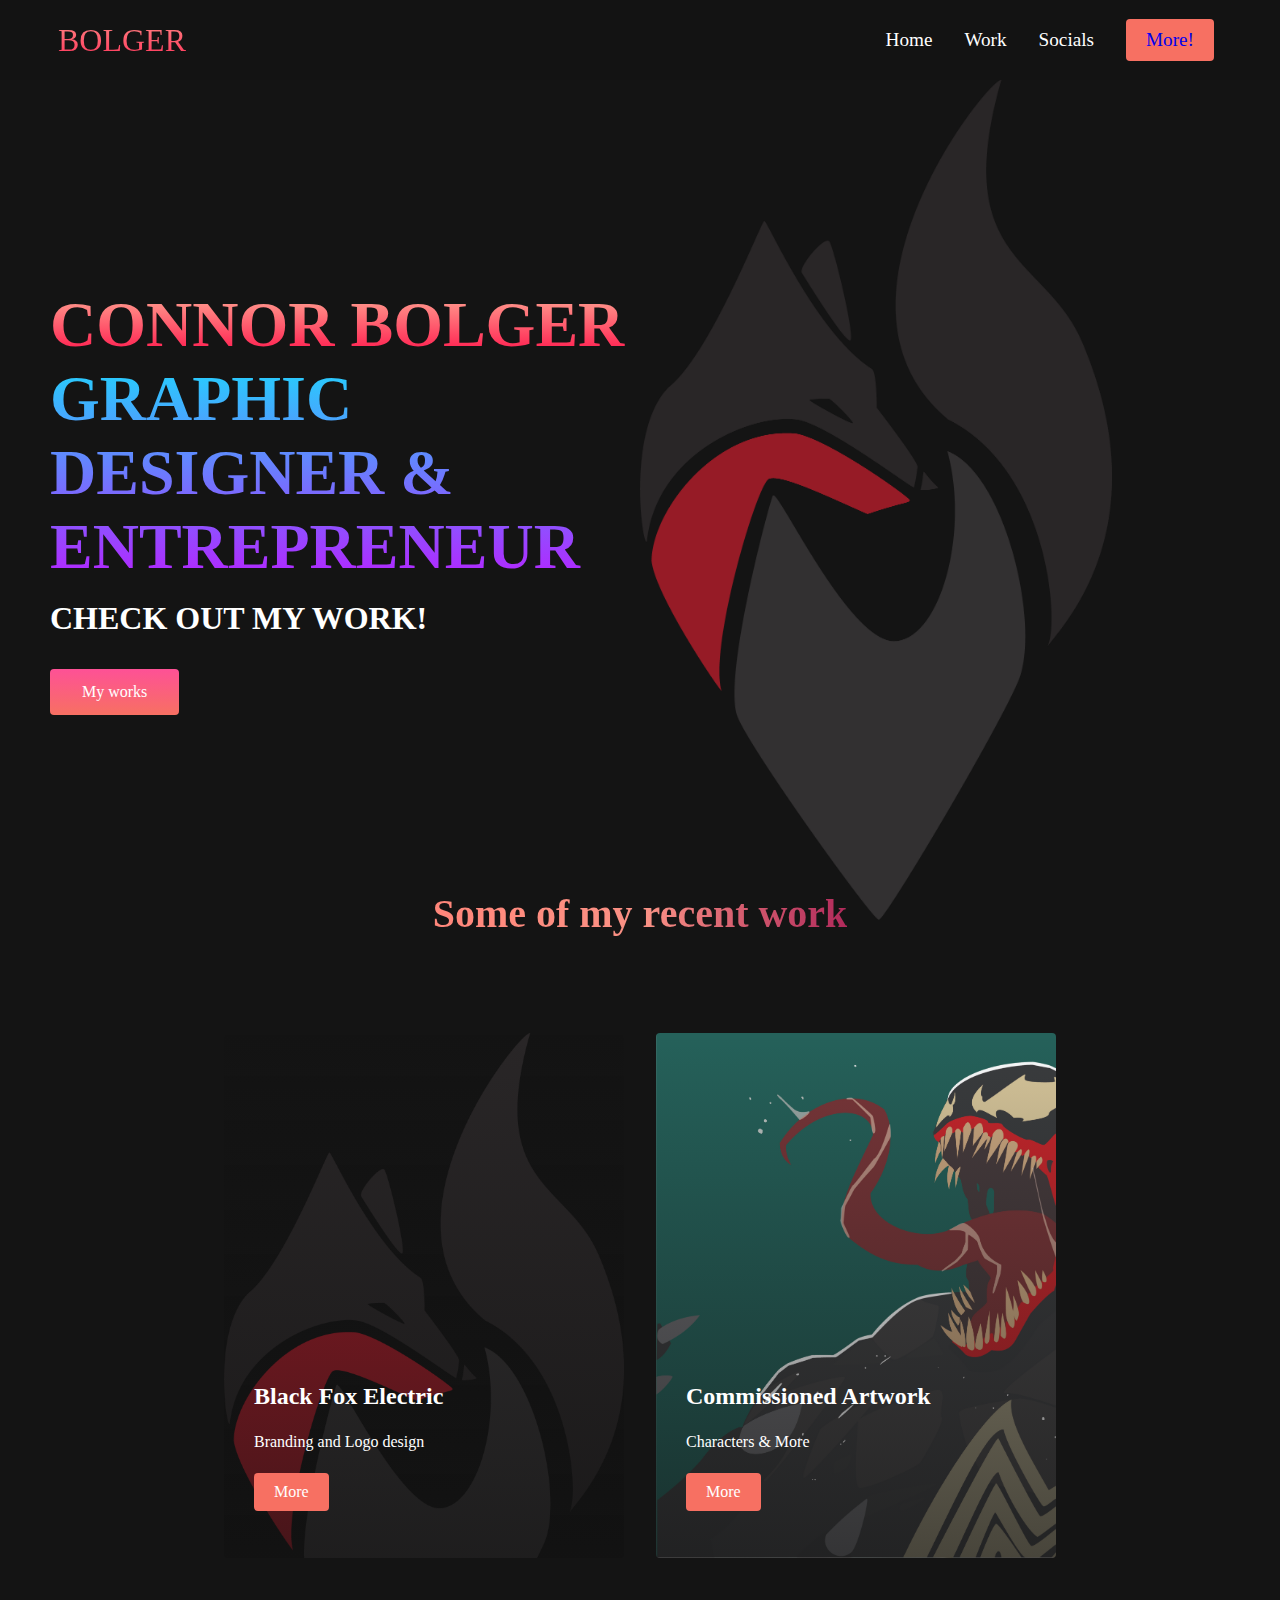
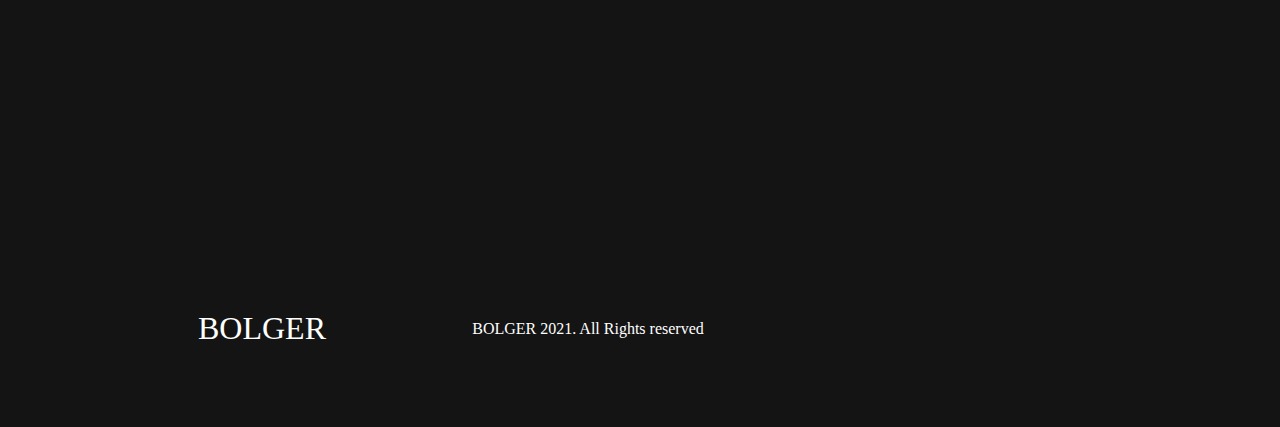
<file: index.html>
<!DOCTYPE html>
<html lang="en">
<head>
    <meta charset="UTF-8">
    <meta http-equiv="X-UA-Compatible" content="IE=edge">
    <meta name="viewport" content="width=device-width, initial-scale=1.0">
    <title>Final project - Portfolio - Bolger</title>
    <link rel="stylesheet" href="styles.css">
    <link rel="stylesheet" href="https://use.fontawesome.com/releases/v5.15.4/css/all.css" 
    integrity="sha384-DyZ88mC6Up2uqS4h/KRgHuoeGwBcD4Ng9SiP4dIRy0EXTlnuz47vAwmeGwVChigm" crossorigin="anonymous">
    <link rel="preconnect" href="https://fonts.googleapis.com">
    <link rel="preconnect" href="https://fonts.gstatic.com" crossorigin>
    <link href="https://fonts.googleapis.com/css2?family=Kumbh+Sans:wght@400;700&display=swap" rel="stylesheet">
    

</head>
<body>
    
    <!-- navbar  -->
    <nav class="navbar">
        <div class="navbar-container">
            <a href="/" id="navbar-logo"><i class="fas fa-gem"></i>  BOLGER</a>
            <!-- logo for nav -->
            <div class="navbar-toggle" id="mobile-menu">
                <span class="bar"></span>
                <span class="bar"></span>
                <span class="bar"></span>
            </div>
            <!-- Adding nav bar stuff -->



            <!-- ADDING NEW NAV PAGES FOR WHEN CLICKED -->
            <ul class="navbar-menu">
                <li class="navbar-item">
                    <a href="/index.html" class="navbar-links">
                        Home
                    </a>
                </li>
                <li class="navbar-item">
                    <a href="/mywork.html" class="navbar-links">
                        Work
                    </a>
                </li>
                <li class="navbar-item">
                    <a href="https://www.instagram.com" class="navbar-links">
                        Socials
                    </a>
                </li>
                <li class="navbar-btn">
                    <a href="https://www.instagram.com" class="button">
                        More!
                    </a>
                </li>
            </ul>
            </div>
    </nav>

<!-- PAGE CONTENT -->
<div class="main">
    <div class="main-container">
        <div class="main-content">
            <h1>CONNOR BOLGER</h1>
            <h2>GRAPHIC DESIGNER & ENTREPRENEUR</h2>
            <p>CHECK OUT MY WORK!</p>
            <button class="main-btn"><a href="/mywork.html">My works</a></button>
        </div>
        <div class="main-image-img--container">
            <img src="images/pic1.png" alt="pic1" id="main-img">
        </div>
    </div>
</div>


<!-- my services and work -->
<div class="services">
    <h1>Some of my recent work</h1>
    <div class="services-container">
        <div class="services-card">
            <h2>Black Fox Electric</h2>
            <p>Branding and Logo design</p>
            <button>More</button>
        </div>
        <div class="services-card">
            <h2>Commissioned Artwork</h2>
            <p>Characters & More</p>
            <button>More</button>
        </div>
    </div>
</div>

    <!-- Footer section -->
    <div class="footer-container">
        
        <div class="social-media">
            <div class="social-media-wrap">
                <div class="footer-logo">
                    <a href="/" id="footer-logo"><i class="fas fa-gem"></i>BOLGER</a>
                </div>
                <p class="website-rights">BOLGER 2021. All Rights reserved</p>
                <div class="social-icons">
                    <a href="https://www.facebook.com" class="social-icon-link" target="_blank">
                        <i class="fab fa-facebook"></i>
                    </a>
                    <a href="https://www.instagram.com" class="social-icon-link" target="_blank">
                        <i class="fab fa-instagram"></i>
                    </a>
                    <a href="https://www.twitter.com" class="social-icon-link" target="_blank">
                        <i class="fab fa-twitter"></i>
                    </a>
                    <a href="https://www.linkedin.com" class="social-icon-link" target="_blank">
                        <i class="fab fa-linkedin"></i>
                    </a>
                    <a href="https://www.youtube.com" class="social-icon-link" target="_blank">
                        <i class="fab fa-youtube"></i>
                    </a>
                </div>
            </div>
        </div>
    </div>

    <script src="app.js"></script>
</body>
</html>
</file>
<file: styles.css>
*{
    box-sizing: border-box;
    margin: 0;
    padding: 0;
    font-family: Kumbh Sans sans-serif;
}

.navbar{
    background: #131313;
    height: 80px;
    display: flex;
    justify-content: center;
    align-items: center;
    font-size: 1.2rem;
    position: sticky;
    /* position */
    top: 0;
    z-index: 999;
}

.navbar-container{
    display: flex;
    justify-content: space-between;
    height: 80px;
    z-index: 1;
    width: 100%;
    max-width: 1300px;
    margin: 0 auto;
    padding: 0 50px;
}

#navbar-logo{
    background-color: ff8177;
    background-image: linear-gradient(to top, #ff0844 0%, #ffb199 100%);
    background-size: 100%;
    -webkit-background-clip: text;
    -moz-background-clip: text;
    -webkit-text-fill-color: transparent;
    -moz-text-fill-color: transparent;
    display: flex;
    align-items: center;
    cursor: pointer;
    text-decoration: none;
    font-size: 2rem;
}

/* GEM ICON/LOGO NEXT TO 'BOLGER' - ICON */
.fa-gem{
    margin-right: 0.5rem;
}

.navbar-menu{
    display: flex;
    align-items: center;
    list-style: none;
    text-align: center;
}

.navbar-item{
    height: 80px;
}

.navbar-links{
    color: #fff;
    display: flex;
    align-items: center;
    justify-content: center;
    text-decoration: none;
    padding: 0 1rem;
    height: 100%;
}

.navbar-btn{
    display: flex;
    justify-content: center;
    align-items: center;
    padding: 0 1rem;
    width: 100%;
}
/* Styling button and button hover effects */
.button{
    display: flex;
    justify-content: center;
    align-items: center;
    text-decoration: none;
    padding: 10px 20px;
    height: 100%;
    width: 100%;
    border: none;
    outline: none;
    border-radius: 4px;
    background: #f77062;
    color: fff;
}

.button:hover{
    background: #4837ff;
    transition: all 0.3s ease;
}

.navbar-links:hover{
    color: #f77062;
    transition: all 0.3s ease;
}
/* adding media queries */
@media screen and (max-width: 960px) {
    .navbar-container{
        display: flex;
        justify-content: space-between;
        height: 80px;
        z-index: 1;
        width: 100%;
        max-width: 1300px;
        padding: 0;
    }

    .navbar-menu{
        display: grid;
        grid-template-columns: auto;
        margin: 0;
        width: 100%;
        position: absolute;
        top: -1000px;
        opacity: 0;
        transition: all 0.5s ease;
        height: 50vh;
        z-index: -1;
        background: #131313;
    }

    .navbar-menu.active {
        background: #131313;
        top: 100%;
        opacity: 1;
        transition: all 0.5s ease;
        z-index: 99;
        height: 50vh;
        font-size: 1.6rem;
    }

    #navbar-logo{
        padding-left: 25px;
    }

    .navbar-toggle .bar{
        width: 25px;
        height: 3px;
        margin: 5px auto;
        transition: all 0.3s ease-in-out;
        background: #fff;
    }

    .navbar-item{
        width: 100%;
    }

    .navbar-links{
        text-align: center;
        padding: 2rem;
        width: 100%;
        display: table;
    }

    #mobile-menu{
        position: absolute;
        top: 20%;
        right: 5%;
        transform: translate(5%, 20%);

    }

    .navbar-btn{
        padding-bottom: 2rem;;

    }

    .button{
        display: flex;
        justify-content: center;
        align-items: center;
        width: 80%;
        height: 80px;
        margin: 0;
    }

    .navbar-toggle .bar{
        display: block;
        cursor: pointer;
    }

    #mobile-menu.is-active .bar:nth-child(2) {
        opacity: 0;
    }

    #mobile-menu.is-active .bar:nth-child(1) {
        transform: translateY(8px) rotate(45deg);
    }

    #mobile-menu.is-active .bar:nth-child(3) {
        transform: translateY(-8px) rotate(-45deg);
    }
}

/* Content section styles */

.main{
    background-color: #141414;
}

.main-container{
    display: grid;
    grid-template-columns: 1fr 1fr;
    align-items: center;
    justify-self: center;
    margin: 0 auto;
    height: 90vh;
    background-color: #141414;
    z-index: 1;
    width: 100%;
    max-width: 1300px;
    padding: 0 50px;
}

.main-content h1{
    font-size: 4rem;
    background-color: #ff8177;
    background-image: linear-gradient(to top, #ff0844 0%, #ffb199 100%);
    background-size: 100%;
    -webkit-background-clip: text;
    -moz-background-clip: text;
    -webkit-text-fill-color: transparent;
    -moz-text-fill-color: transparent;
}

.main-content h2 {
    font-size: 4rem;
    background-color: #ff8177;
    background-image: linear-gradient(to top, #b721ff 0%, #21d4fd 100%);
    background-size: 100%;
    -webkit-background-clip: text;
    -moz-background-clip: text;
    -webkit-text-fill-color: transparent;
    -moz-text-fill-color: transparent;
}

.main-content p{
    margin-top: 1rem;
    font-size: 2rem;
    font-weight: 700;
    color: #fff;
}

.main-btn{
    font-size: 1rem;
    background-image: linear-gradient(to top, #f77062 0%, #fe5196 100%);
    padding: 14px 32px;
    border: none;
    border-radius: 4px;
    color: #fff;
    margin-top: 2rem;
    cursor: pointer;
    position: relative;
    transition: all 0.35s;
    outline: none;
}

.main-btn a{
    position: relative;
    z-index: 2;
    color: #fff;
    text-decoration: none;
}

.main-btn:after{
    position: absolute;
    content: '';
    top: 0;
    left: 0;
    width: 0;
    height: 100%;
    background: #4837ff;
    transition: all 0.35s;
    border-radius: 4px;
}

.main-btn:hover{
    color: #fff;
}

.main-btn:hover:after{
    width: 100%;
}

.main-img--container{
    text-align: center;
}

#main-img{
    height: 80%;
    width: 80%;
}

/* mobile responsive stlying */

@media screen and (max-width: 786px){
    .main-container{
        display: grid;
        grid-template-columns: auto;
        align-items: center;
        justify-self: center;
        width: 100%;
        margin: 0 auto;
        height: 90vh;
    }

    .main-content{
        text-align: center;
        margin-bottom: 4rem;

    }

    .main-content h1{
        font-size: 2.5rem;
        margin-top: 2rem;
    }

    .main-content h2{
        font-size: 3rem;

    }

    .main-content p{
        margin-top: 1rem;
        font-size: 1.5rem;
    }
}

@media screen and (max-width: 480px){
    .main-content h1{
        font-size: 2rem;
        margin-top: 3rem;
    }

    .main-content h2{
        font-size: 2rem;

    }

    .main-content p{
        margin-top: 2rem;
        font-size: 1.5rem;
    }

    .main-btn{
        padding: 12px 36px;
        margin: 2.5rem 0;
    }
}

/* styling services and my works */

.services {
    background: #141414;
    display: flex;
    flex-direction: column;
    align-items: center;
    height: 100vh;
}
.services h1{
    background-color: #ff8177;
    background-image: linear-gradient(to right, #ff8177 0%, #ff867a 0%, #ff8c7f 21%, #f99185 52%, #cf556c 78%, #b12a5b 100%);
    background-size: 100%;
    margin-bottom: 5rem;
    font-size: 2.5rem;
    -webkit-background-clip: text;
    -moz-background-clip: text;
    -webkit-text-fill-color: transparent;
    -moz-text-fill-color: transparent;
}

.services-container{
    display: flex;
    justify-content: center;
    flex-wrap: wrap;
}

.services-card{
    margin: 1rem;
    height: 525px;
    width: 400px;
    border-radius: 4px;
    background-image: linear-gradient(
        to bottom, 
        rgba(0,0,0,0) 0%, 
        rgba(17,17,17, 0.6) 100%
        ), 
    url('/images/pic3.png');
    background-size: cover;
    position: relative;
    color: #fff;
}

.services-card:nth-child(2){
    background-image: linear-gradient(
        to bottom, 
        rgba(0,0,0,0) 0%, 
        rgba(17,17,17, 0.6) 100%
        ), 
    url('/images/pic4.jpg');
}

.services h2{
    position: absolute;
    top: 350px;
    left: 30px;
}

.services-card p{
    position: absolute;
    top: 400px;
    left: 30px;

}

.services-card button{
    color: #fff;
    padding: 10px 20px;
    border: none;
    outline: none;
    border-radius: 4px;
    background: #f77062;
    position: absolute;
    top: 440px;
    left: 30px;
    font-size: 1rem;;
    cursor: pointer;
}

.services-card:hover{
    transform: scale(1.075);
    transition: 0.2s ease-in;
    cursor: pointer;
}
/* adding more media queries */
@media screen and (max-width: 960px){
    .services{
        height: 1600px;
    }
    .services h1{
        font-size: 2rem;
        margin-top: 12rem;
    }
}

@media screen and (max-width: 480px){
    .services{
        height: 1400px;
    }

    .services h1{
        font-size: 1.2rem;
    }

    .services-card{
        width: 300px;
    }
}

/* CSS Styling for the footer */

.footer-container {
    background-color: #141414;
    padding: 5rem 0;
    display: flex;
    flex-direction: column;
    justify-content: center;
    align-items: center;
}

#footer-logo{
    color: #fff;
    display: flex;
    align-items: center;
    cursor: pointer;
    text-decoration: none;
    font-size: 2rem;
}

.footer-links{
    width: 100%;
    max-width: 1000px;
    display: flex;
    justify-content: center;

}

.footer-link-wrapper{
    display: flex;

}

.footer-link-items{
    display: flex;
    flex-direction: column;
    align-items: flex-start;
    margin: 16px;
    text-align: left;
    width: 160px;
    box-sizing: border-box;
}

.footer-link-items h2{
    margin-bottom: 16px;

}

.footer-link-items > h2{
    color: #fff;
}

.footer-link-items a{
    color: #fff;
    text-decoration: none;
    margin-bottom: 0.5rem;
}

.footer-link-items a:hover{
    color: #e9e9e9;
    transition: 0.3s ease-out;
}

/* Social media links and icons */

.social-icon-link{
    color: #fff;
    font-size: 24px;

}

.social-media{
    max-width: 1000px;
    width: 100%;

}

.social-media-wrap{
    display: flex;
    justify-content: space-between;
    align-items: center;
    width: 90%;
    max-width: 1000px;
    margin: 40px auto 0 auto;
}

.social-icons{
    display: flex;
    justify-content: space-between;
    align-items: center;
    width: 240px;
}

.social-logo{
    color: #fff;
    justify-self: flex-start;
    margin-left: 20px;
    cursor: pointer;
    text-decoration: none;
    font-size: 2rem;
    display: flex;
    align-items: center;
    margin-bottom: 16px;

}

.website-rights{
    color: #fff;

}
/* media queries for footer styles */
@media screen and(max-width: 820px){
    .footer-links{
        padding-top: 2rem;
    }

    #footer-logo{
        margin-bottom: 2rem;
    }

    .website-rights{
        margin-bottom: 2rem;
    }

    .footer-link-wrapper{
        flex-direction: column;
    }

    .social-media-wrap{
        flex-direction: column;
    }


}

@media screen and (max-width: 480px){
    .footer-link-items{
        margin: 0;
        padding: 10px;
        width: 100%;
    }
}
</file>
